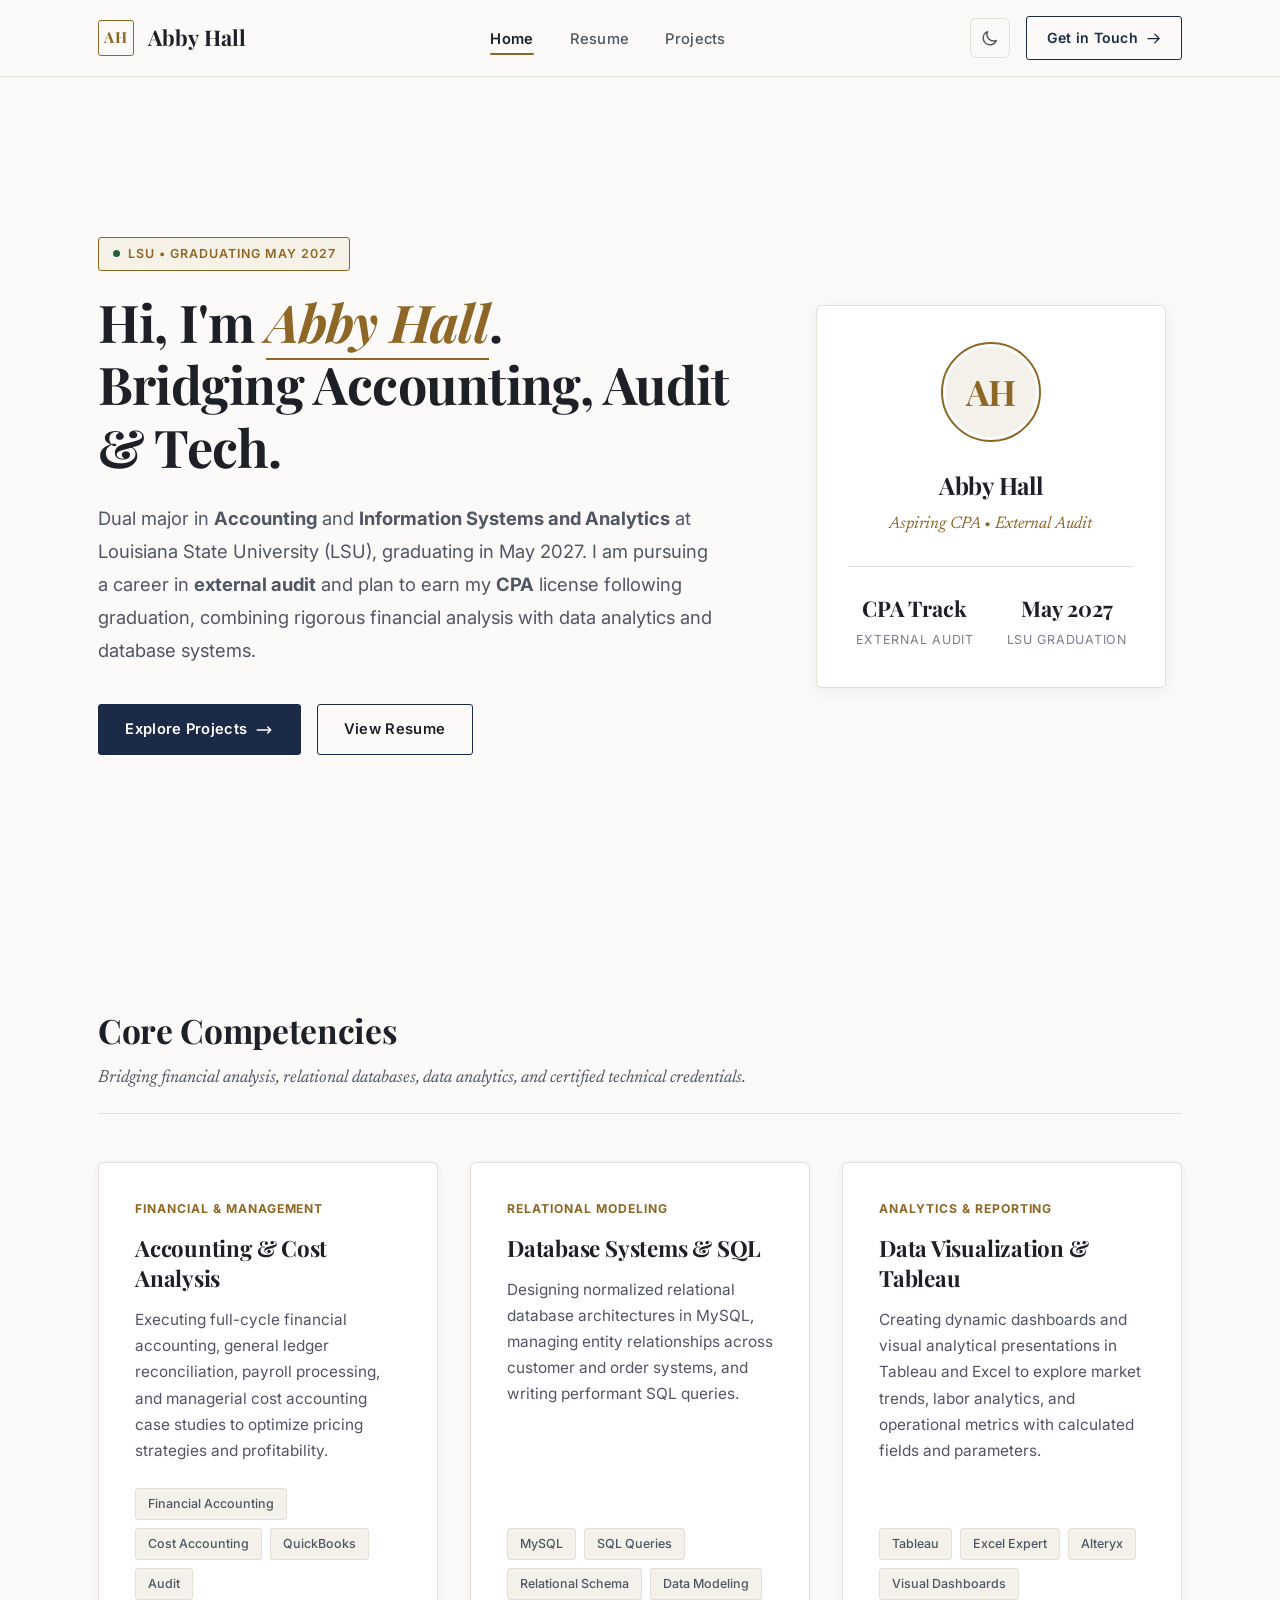
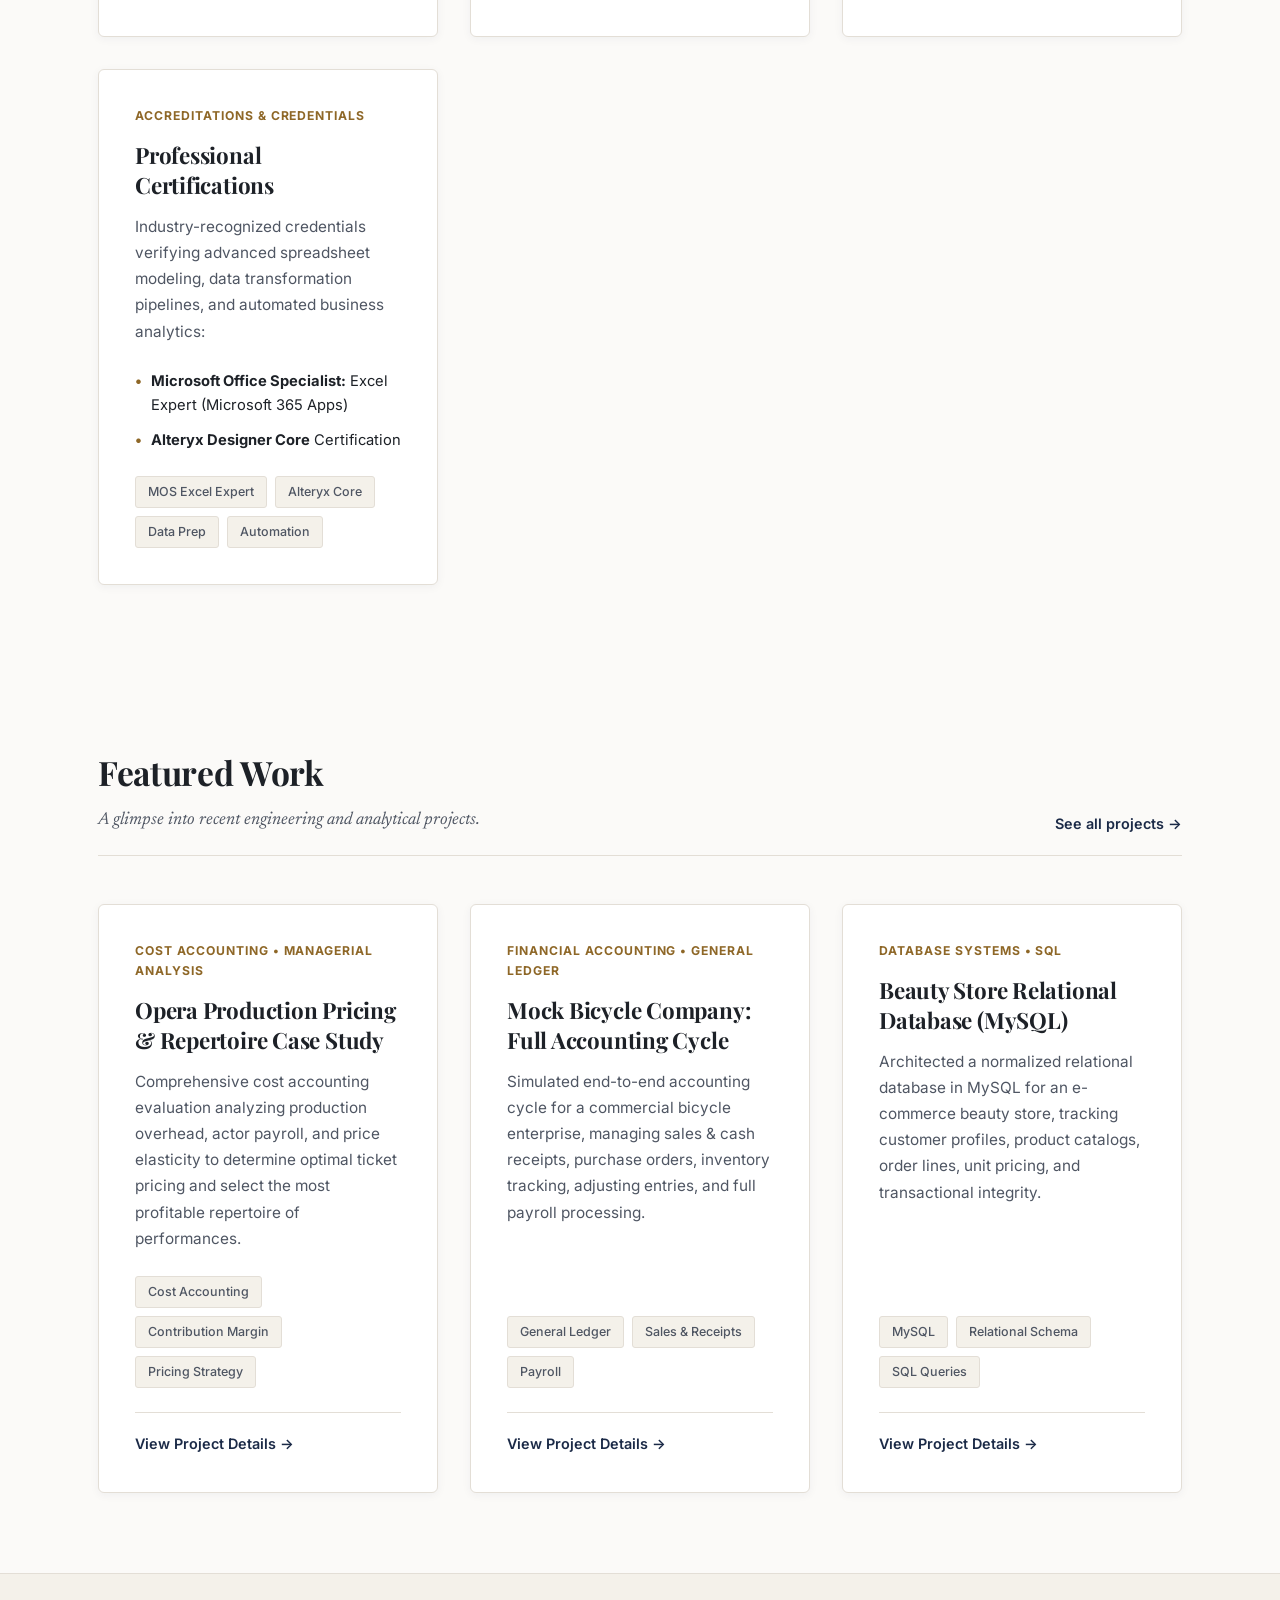
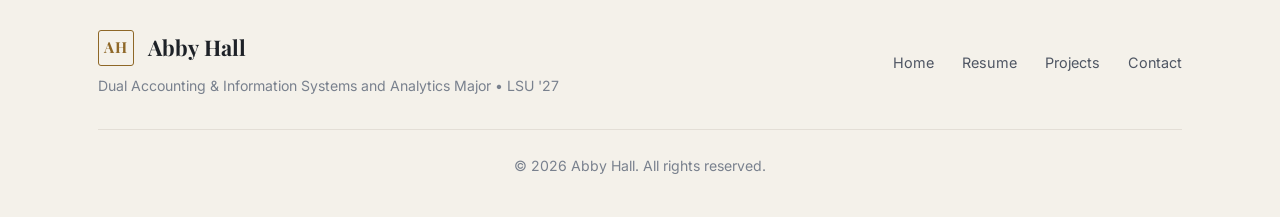
<file: index.html>
<!DOCTYPE html>
<html lang="en">

<head>
  <meta charset="UTF-8">
  <meta name="viewport" content="width=device-width, initial-scale=1.0">
  <meta name="description"
    content="Abby Hall - Dual Accounting and Information Systems and Analytics major at LSU graduating May 2027. Pursuing a career in external audit and planning to earn CPA licensure upon graduation.">
  <title>Abby Hall | Accounting & Information Systems and Analytics | LSU</title>
  <link rel="stylesheet" href="style.css?v=2">
  <script src="theme.js?v=2"></script>
</head>

<body>

  <!-- Navigation Header -->
  <header class="navbar" id="main-nav">
    <div class="container nav-container">
      <a href="index.html" class="logo" id="nav-brand">
        <div class="logo-badge">AH</div>
        <span>Abby Hall</span>
      </a>
      <ul class="nav-links" id="desktop-nav-links">
        <li><a href="index.html" class="nav-link active" id="nav-home">Home</a></li>
        <li><a href="resume.html" class="nav-link" id="nav-resume">Resume</a></li>
        <li><a href="project.html" class="nav-link" id="nav-projects">Projects</a></li>
      </ul>
      <div class="nav-actions">
        <button id="theme-toggle" class="theme-toggle" aria-label="Toggle light and dark theme" title="Toggle theme">
          <svg class="sun-icon" width="18" height="18" fill="none" stroke="currentColor" viewBox="0 0 24 24">
            <circle cx="12" cy="12" r="5" stroke-width="2"/>
            <path stroke-linecap="round" stroke-width="2" d="M12 1v2m0 18v2M4.22 4.22l1.42 1.42m12.72 12.72l1.42 1.42M1 12h2m18 0h2M4.22 19.78l1.42-1.42M18.36 5.64l1.42-1.42"/>
          </svg>
          <svg class="moon-icon" width="18" height="18" fill="none" stroke="currentColor" viewBox="0 0 24 24">
            <path stroke-linecap="round" stroke-linejoin="round" stroke-width="2" d="M20.354 15.354A9 9 0 018.646 3.646 9.003 9.003 0 0012 21a9.003 9.003 0 008.354-5.646z"/>
          </svg>
        </button>
        <a href="mailto:abbymh05@gmail.com" class="nav-cta" id="nav-contact-btn">
          <span>Get in Touch</span>
          <svg width="15" height="15" fill="none" stroke="currentColor" viewBox="0 0 24 24">
            <path stroke-linecap="round" stroke-linejoin="round" stroke-width="2" d="M14 5l7 7m0 0l-7 7m7-7H3" />
          </svg>
        </a>
      </div>
    </div>
  </header>

  <!-- Main Content -->
  <main>
    <!-- Hero Section -->
    <section class="section" id="hero">
      <div class="container">
        <div class="hero-section">
          <div class="hero-content">
            <div class="badge" id="hero-badge">
              <span class="status-dot"></span>
              <span>LSU &bull; Graduating May 2027</span>
            </div>
            <h1 class="hero-title">
              Hi, I'm <span class="hero-highlight">Abby Hall</span>.<br>
              Bridging Accounting, Audit & Tech.
            </h1>
            <p class="hero-description">
              Dual major in <strong>Accounting</strong> and <strong>Information Systems and Analytics</strong> at
              Louisiana State University (LSU), graduating in May 2027. I am pursuing a career in
              <strong>external audit</strong> and plan to earn my <strong>CPA</strong> license following graduation,
              combining rigorous financial analysis with data analytics and database systems.
            </p>
            <div class="btn-group">
              <a href="project.html" class="btn btn-primary" id="hero-cta-projects">
                <span>Explore Projects</span>
                <svg width="18" height="18" fill="none" stroke="currentColor" viewBox="0 0 24 24">
                  <path stroke-linecap="round" stroke-linejoin="round" stroke-width="2" d="M17 8l4 4m0 0l-4 4m4-4H3" />
                </svg>
              </a>
              <a href="resume.html" class="btn btn-secondary" id="hero-cta-resume">
                <span>View Resume</span>
              </a>
            </div>
          </div>

          <div class="hero-visual">
            <div class="profile-card" id="profile-card">
              <div class="avatar-wrapper">
                <div class="avatar-placeholder">AH</div>
              </div>
              <div class="profile-info">
                <h2 class="profile-name">Abby Hall</h2>
                <p class="profile-role">Aspiring CPA &bull; External Audit</p>
                <div class="quick-stats">
                  <div class="stat-item">
                    <div class="stat-number">CPA Track</div>
                    <div class="stat-label">External Audit</div>
                  </div>
                  <div class="stat-item">
                    <div class="stat-number">May 2027</div>
                    <div class="stat-label">LSU Graduation</div>
                  </div>
                </div>
              </div>
            </div>
          </div>
        </div>
      </div>
    </section>

    <!-- Core Focus Areas -->
    <section class="section" id="focus-areas" style="background: rgba(255, 255, 255, 0.01);">
      <div class="container">
        <div class="section-header">
          <div>
            <h2 class="section-title">Core Competencies</h2>
            <p class="section-subtitle">Bridging financial analysis, relational databases, data analytics, and certified technical credentials.</p>
          </div>
        </div>

        <div class="cards-grid">
          <!-- Card 1 -->
          <div class="card" id="card-accounting">
            <span class="card-tag">Financial & Management</span>
            <h3 class="card-title">Accounting & Cost Analysis</h3>
            <p class="card-text">
              Executing full-cycle financial accounting, general ledger reconciliation, payroll processing, and
              managerial cost accounting case studies to optimize pricing strategies and profitability.
            </p>
            <div class="tech-tags">
              <span class="tag-pill">Financial Accounting</span>
              <span class="tag-pill">Cost Accounting</span>
              <span class="tag-pill">QuickBooks</span>
              <span class="tag-pill">Audit</span>
            </div>
          </div>

          <!-- Card 2 -->
          <div class="card" id="card-data">
            <span class="card-tag">Relational Modeling</span>
            <h3 class="card-title">Database Systems & SQL</h3>
            <p class="card-text">
              Designing normalized relational database architectures in MySQL, managing entity relationships across
              customer and order systems, and writing performant SQL queries.
            </p>
            <div class="tech-tags">
              <span class="tag-pill">MySQL</span>
              <span class="tag-pill">SQL Queries</span>
              <span class="tag-pill">Relational Schema</span>
              <span class="tag-pill">Data Modeling</span>
            </div>
          </div>

          <!-- Card 3 -->
          <div class="card" id="card-analytics">
            <span class="card-tag">Analytics & Reporting</span>
            <h3 class="card-title">Data Visualization & Tableau</h3>
            <p class="card-text">
              Creating dynamic dashboards and visual analytical presentations in Tableau and Excel to explore market
              trends, labor analytics, and operational metrics with calculated fields and parameters.
            </p>
            <div class="tech-tags">
              <span class="tag-pill">Tableau</span>
              <span class="tag-pill">Excel Expert</span>
              <span class="tag-pill">Alteryx</span>
              <span class="tag-pill">Visual Dashboards</span>
            </div>
          </div>

          <!-- Card 4: Professional Certifications -->
          <div class="card" id="card-certifications">
            <span class="card-tag">Accreditations & Credentials</span>
            <h3 class="card-title">Professional Certifications</h3>
            <p class="card-text">
              Industry-recognized credentials verifying advanced spreadsheet modeling, data transformation pipelines, and automated business analytics:
            </p>
            <ul style="list-style: none; margin-bottom: 1.5rem; display: flex; flex-direction: column; gap: 0.65rem; font-size: 0.92rem; color: var(--text-main);">
              <li style="display: flex; gap: 0.55rem; align-items: flex-start;">
                <span style="color: var(--accent); font-weight: bold;">&bull;</span>
                <span><strong>Microsoft Office Specialist:</strong> Excel Expert (Microsoft 365 Apps)</span>
              </li>
              <li style="display: flex; gap: 0.55rem; align-items: flex-start;">
                <span style="color: var(--accent); font-weight: bold;">&bull;</span>
                <span><strong>Alteryx Designer Core</strong> Certification</span>
              </li>
            </ul>
            <div class="tech-tags">
              <span class="tag-pill">MOS Excel Expert</span>
              <span class="tag-pill">Alteryx Core</span>
              <span class="tag-pill">Data Prep</span>
              <span class="tag-pill">Automation</span>
            </div>
          </div>
        </div>
      </div>
    </section>

    <!-- Featured Projects Preview -->
    <section class="section" id="featured-preview">
      <div class="container">
        <div class="section-header">
          <div>
            <h2 class="section-title">Featured Work</h2>
            <p class="section-subtitle">A glimpse into recent engineering and analytical projects.</p>
          </div>
          <a href="project.html" class="card-link" id="link-all-projects">
            See all projects &rarr;
          </a>
        </div>

        <div class="cards-grid">
          <!-- Featured Project 1: Cost Accounting Case Study -->
          <div class="card" id="feat-project-1">
            <span class="card-tag">Cost Accounting &bull; Managerial Analysis</span>
            <h3 class="card-title">Opera Production Pricing & Repertoire Case Study</h3>
            <p class="card-text">
              Comprehensive cost accounting evaluation analyzing production overhead, actor payroll, and price
              elasticity to determine optimal ticket pricing and select the most profitable repertoire of performances.
            </p>
            <div class="tech-tags">
              <span class="tag-pill">Cost Accounting</span>
              <span class="tag-pill">Contribution Margin</span>
              <span class="tag-pill">Pricing Strategy</span>
            </div>
            <div class="card-footer">
              <a href="project.html" class="card-link">View Project Details &rarr;</a>
            </div>
          </div>

          <!-- Featured Project 2: Mock Bicycle Accounting Cycle -->
          <div class="card" id="feat-project-2">
            <span class="card-tag">Financial Accounting &bull; General Ledger</span>
            <h3 class="card-title">Mock Bicycle Company: Full Accounting Cycle</h3>
            <p class="card-text">
              Simulated end-to-end accounting cycle for a commercial bicycle enterprise, managing sales & cash receipts,
              purchase orders, inventory tracking, adjusting entries, and full payroll processing.
            </p>
            <div class="tech-tags">
              <span class="tag-pill">General Ledger</span>
              <span class="tag-pill">Sales & Receipts</span>
              <span class="tag-pill">Payroll</span>
            </div>
            <div class="card-footer">
              <a href="project.html" class="card-link">View Project Details &rarr;</a>
            </div>
          </div>

          <!-- Featured Project 3: Beauty Store Database (MySQL) -->
          <div class="card" id="feat-project-3">
            <span class="card-tag">Database Systems &bull; SQL</span>
            <h3 class="card-title">Beauty Store Relational Database (MySQL)</h3>
            <p class="card-text">
              Architected a normalized relational database in MySQL for an e-commerce beauty store, tracking customer
              profiles, product catalogs, order lines, unit pricing, and transactional integrity.
            </p>
            <div class="tech-tags">
              <span class="tag-pill">MySQL</span>
              <span class="tag-pill">Relational Schema</span>
              <span class="tag-pill">SQL Queries</span>
            </div>
            <div class="card-footer">
              <a href="project.html" class="card-link">View Project Details &rarr;</a>
            </div>
          </div>
        </div>
      </div>
    </section>
  </main>

  <!-- Footer -->
  <footer class="footer" id="main-footer">
    <div class="container">
      <div class="footer-inner">
        <div>
          <div class="logo">
            <div class="logo-badge">AH</div>
            <span>Abby Hall</span>
          </div>
          <p class="footer-copy" style="margin-top: 0.5rem;">
            Dual Accounting & Information Systems and Analytics Major &bull; LSU '27
          </p>
        </div>

        <div class="footer-links">
          <a href="index.html" class="footer-link">Home</a>
          <a href="resume.html" class="footer-link">Resume</a>
          <a href="project.html" class="footer-link">Projects</a>
          <a href="mailto:abbymh05@gmail.com" class="footer-link">Contact</a>
        </div>
      </div>
      <p class="footer-copy" style="margin-top: 1.5rem; text-align: center;">
        &copy; 2026 Abby Hall. All rights reserved.
      </p>
    </div>
  </footer>

</body>

</html>
</file>
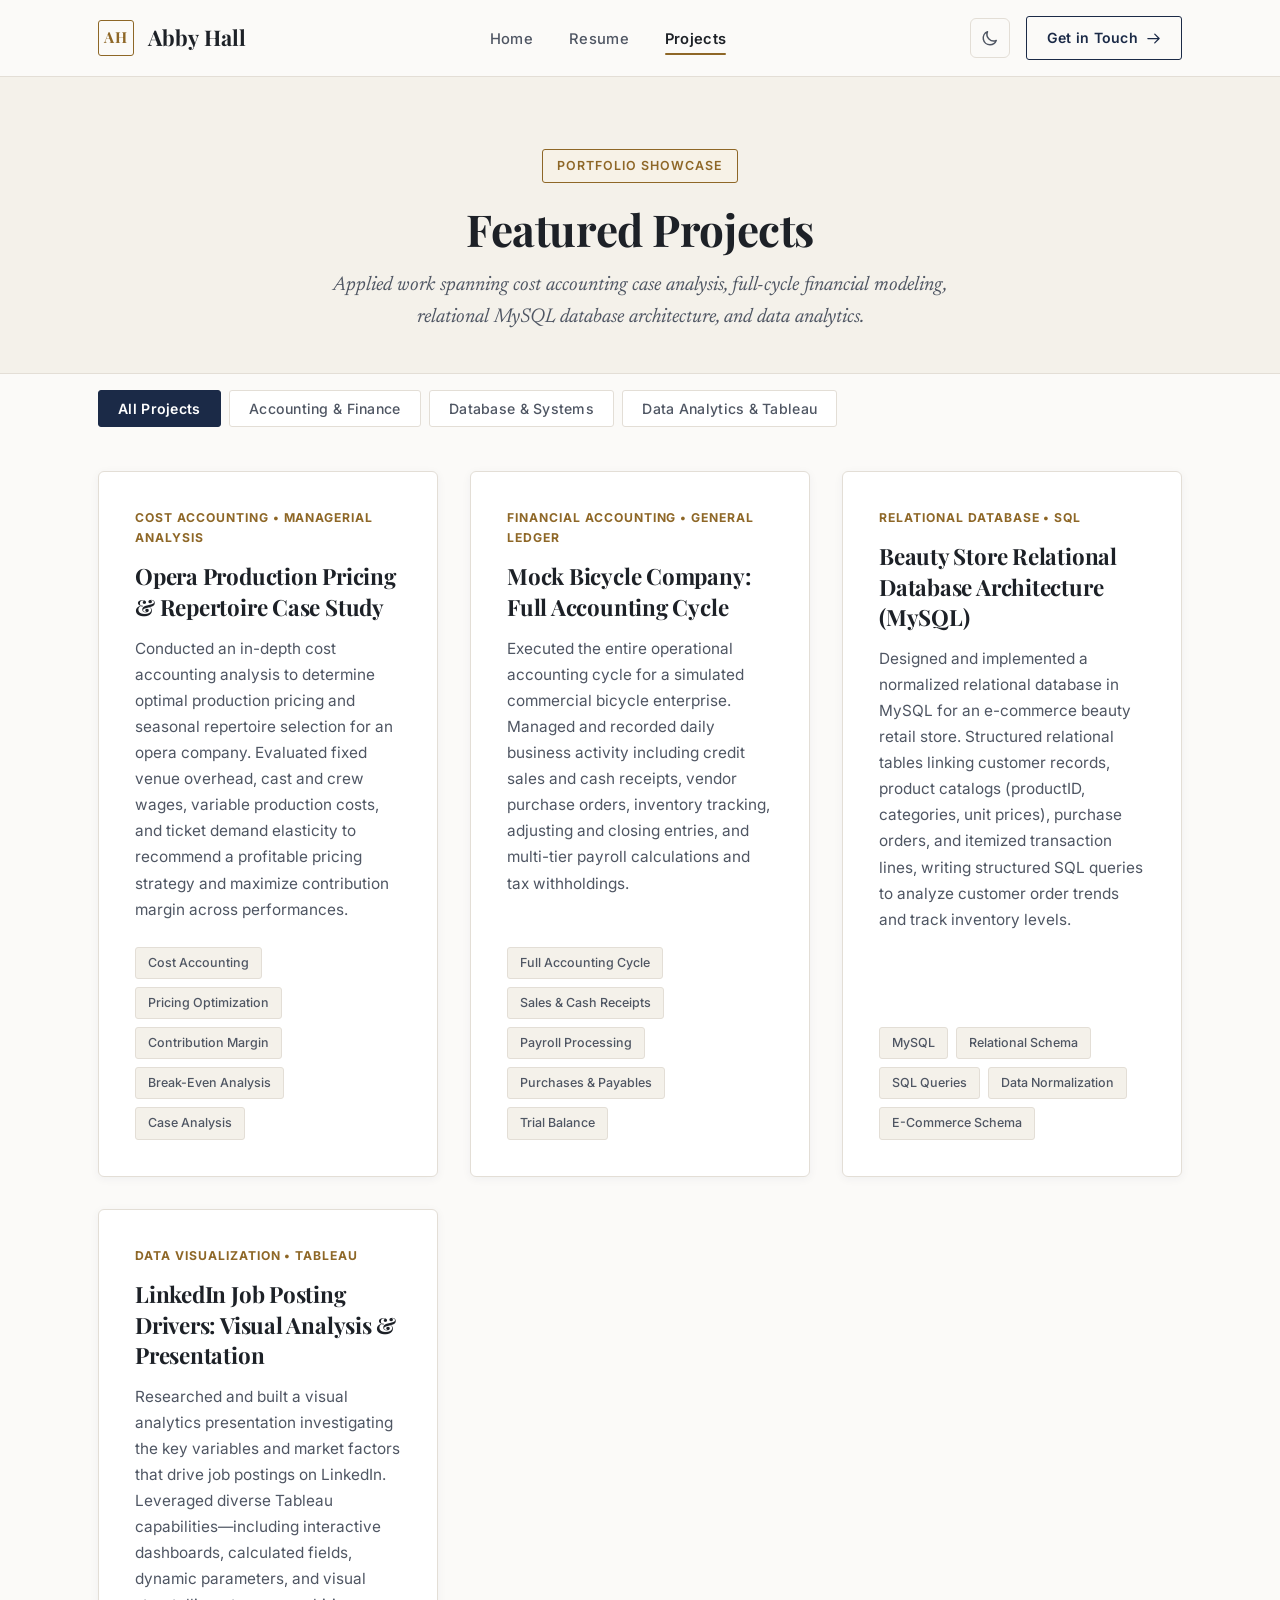
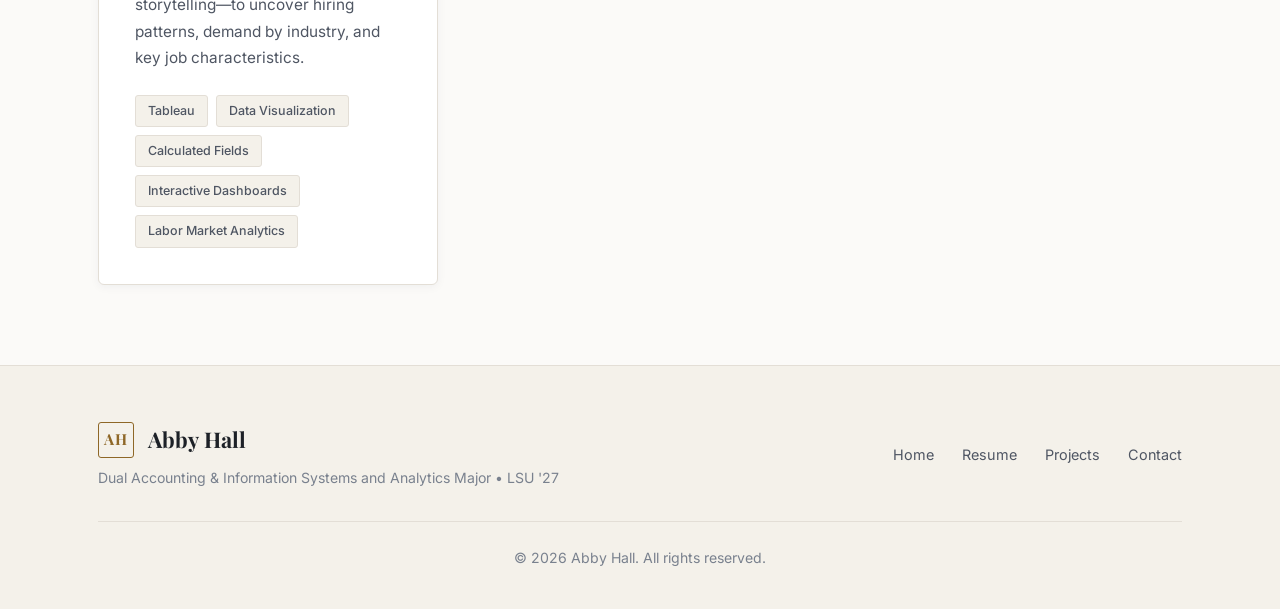
<file: project.html>
<!DOCTYPE html>
<html lang="en">
<head>
  <meta charset="UTF-8">
  <meta name="viewport" content="width=device-width, initial-scale=1.0">
  <meta name="description" content="Abby Hall - Portfolio Projects in Cost Accounting, Financial Accounting Cycles, MySQL Relational Databases, and Predictive Data Analytics.">
  <title>Projects | Abby Hall</title>
  <link rel="stylesheet" href="style.css?v=2">
  <script src="theme.js?v=2"></script>
</head>
<body>

  <!-- Navigation Header -->
  <header class="navbar" id="main-nav">
    <div class="container nav-container">
      <a href="index.html" class="logo" id="nav-brand">
        <div class="logo-badge">AH</div>
        <span>Abby Hall</span>
      </a>
      <ul class="nav-links" id="desktop-nav-links">
        <li><a href="index.html" class="nav-link" id="nav-home">Home</a></li>
        <li><a href="resume.html" class="nav-link" id="nav-resume">Resume</a></li>
        <li><a href="project.html" class="nav-link active" id="nav-projects">Projects</a></li>
      </ul>
      <div class="nav-actions">
        <button id="theme-toggle" class="theme-toggle" aria-label="Toggle light and dark theme" title="Toggle theme">
          <svg class="sun-icon" width="18" height="18" fill="none" stroke="currentColor" viewBox="0 0 24 24">
            <circle cx="12" cy="12" r="5" stroke-width="2"/>
            <path stroke-linecap="round" stroke-width="2" d="M12 1v2m0 18v2M4.22 4.22l1.42 1.42m12.72 12.72l1.42 1.42M1 12h2m18 0h2M4.22 19.78l1.42-1.42M18.36 5.64l1.42-1.42"/>
          </svg>
          <svg class="moon-icon" width="18" height="18" fill="none" stroke="currentColor" viewBox="0 0 24 24">
            <path stroke-linecap="round" stroke-linejoin="round" stroke-width="2" d="M20.354 15.354A9 9 0 018.646 3.646 9.003 9.003 0 0012 21a9.003 9.003 0 008.354-5.646z"/>
          </svg>
        </button>
        <a href="mailto:abbymh05@gmail.com" class="nav-cta" id="nav-contact-btn">
          <span>Get in Touch</span>
          <svg width="15" height="15" fill="none" stroke="currentColor" viewBox="0 0 24 24">
            <path stroke-linecap="round" stroke-linejoin="round" stroke-width="2" d="M14 5l7 7m0 0l-7 7m7-7H3"/>
          </svg>
        </a>
      </div>
    </div>
  </header>

  <!-- Main Content -->
  <main>
    <!-- Page Header -->
    <section class="page-header" id="projects-header">
      <div class="container">
        <div class="badge">
          <span>Portfolio Showcase</span>
        </div>
        <h1 class="page-title">Featured Projects</h1>
        <p class="page-subtitle">
          Applied work spanning cost accounting case analysis, full-cycle financial modeling, relational MySQL database architecture, and data analytics.
        </p>
      </div>
    </section>

    <!-- Projects Section with Filter -->
    <section class="section" id="projects-grid-section" style="padding-top: 1rem;">
      <div class="container">
        
        <!-- Filter Tabs -->
        <div class="filter-tabs" id="project-filter-tabs">
          <button class="filter-btn active" data-filter="all">All Projects</button>
          <button class="filter-btn" data-filter="accounting">Accounting & Finance</button>
          <button class="filter-btn" data-filter="database">Database & Systems</button>
          <button class="filter-btn" data-filter="analytics">Data Analytics & Tableau</button>
        </div>

        <!-- Grid of Project Cards -->
        <div class="cards-grid" id="projects-container">
          
          <!-- Project 1: Cost Accounting Opera Case Study -->
          <article class="card project-item" data-category="accounting" id="project-opera-cost-accounting">
            <span class="card-tag">Cost Accounting &bull; Managerial Analysis</span>
            <h2 class="card-title">Opera Production Pricing & Repertoire Case Study</h2>
            <p class="card-text">
              Conducted an in-depth cost accounting analysis to determine optimal production pricing and seasonal repertoire selection for an opera company. Evaluated fixed venue overhead, cast and crew wages, variable production costs, and ticket demand elasticity to recommend a profitable pricing strategy and maximize contribution margin across performances.
            </p>
            <div class="tech-tags">
              <span class="tag-pill">Cost Accounting</span>
              <span class="tag-pill">Pricing Optimization</span>
              <span class="tag-pill">Contribution Margin</span>
              <span class="tag-pill">Break-Even Analysis</span>
              <span class="tag-pill">Case Analysis</span>
            </div>
          </article>

          <!-- Project 2: Mock Bicycle Company Accounting Cycle -->
          <article class="card project-item" data-category="accounting" id="project-bicycle-accounting-cycle">
            <span class="card-tag">Financial Accounting &bull; General Ledger</span>
            <h2 class="card-title">Mock Bicycle Company: Full Accounting Cycle</h2>
            <p class="card-text">
              Executed the entire operational accounting cycle for a simulated commercial bicycle enterprise. Managed and recorded daily business activity including credit sales and cash receipts, vendor purchase orders, inventory tracking, adjusting and closing entries, and multi-tier payroll calculations and tax withholdings.
            </p>
            <div class="tech-tags">
              <span class="tag-pill">Full Accounting Cycle</span>
              <span class="tag-pill">Sales & Cash Receipts</span>
              <span class="tag-pill">Payroll Processing</span>
              <span class="tag-pill">Purchases & Payables</span>
              <span class="tag-pill">Trial Balance</span>
            </div>
          </article>

          <!-- Project 3: Beauty Store Database (MySQL) -->
          <article class="card project-item" data-category="database" id="project-beauty-store-database">
            <span class="card-tag">Relational Database &bull; SQL</span>
            <h2 class="card-title">Beauty Store Relational Database Architecture (MySQL)</h2>
            <p class="card-text">
              Designed and implemented a normalized relational database in MySQL for an e-commerce beauty retail store. Structured relational tables linking customer records, product catalogs (productID, categories, unit prices), purchase orders, and itemized transaction lines, writing structured SQL queries to analyze customer order trends and track inventory levels.
            </p>
            <div class="tech-tags">
              <span class="tag-pill">MySQL</span>
              <span class="tag-pill">Relational Schema</span>
              <span class="tag-pill">SQL Queries</span>
              <span class="tag-pill">Data Normalization</span>
              <span class="tag-pill">E-Commerce Schema</span>
            </div>
          </article>

          <!-- Project 4: LinkedIn Job Postings Driver Analysis (Tableau) -->
          <article class="card project-item" data-category="analytics" id="project-linkedin-tableau">
            <span class="card-tag">Data Visualization &bull; Tableau</span>
            <h2 class="card-title">LinkedIn Job Posting Drivers: Visual Analysis & Presentation</h2>
            <p class="card-text">
              Researched and built a visual analytics presentation investigating the key variables and market factors that drive job postings on LinkedIn. Leveraged diverse Tableau capabilities—including interactive dashboards, calculated fields, dynamic parameters, and visual storytelling—to uncover hiring patterns, demand by industry, and key job characteristics.
            </p>
            <div class="tech-tags">
              <span class="tag-pill">Tableau</span>
              <span class="tag-pill">Data Visualization</span>
              <span class="tag-pill">Calculated Fields</span>
              <span class="tag-pill">Interactive Dashboards</span>
              <span class="tag-pill">Labor Market Analytics</span>
            </div>
          </article>
        </div>
      </div>
    </section>
  </main>

  <!-- Footer -->
  <footer class="footer" id="main-footer">
    <div class="container">
      <div class="footer-inner">
        <div>
          <div class="logo">
            <div class="logo-badge">AH</div>
            <span>Abby Hall</span>
          </div>
          <p class="footer-copy" style="margin-top: 0.5rem;">
            Dual Accounting & Information Systems and Analytics Major &bull; LSU '27
          </p>
        </div>

        <div class="footer-links">
          <a href="index.html" class="footer-link">Home</a>
          <a href="resume.html" class="footer-link">Resume</a>
          <a href="project.html" class="footer-link">Projects</a>
          <a href="mailto:abbymh05@gmail.com" class="footer-link">Contact</a>
        </div>
      </div>
      <p class="footer-copy" style="margin-top: 1.5rem; text-align: center;">
        &copy; 2026 Abby Hall. All rights reserved.
      </p>
    </div>
  </footer>

  <!-- Vanilla JS for dynamic project filtering -->
  <script>
    document.addEventListener('DOMContentLoaded', () => {
      const filterBtns = document.querySelectorAll('.filter-btn');
      const projectItems = document.querySelectorAll('.project-item');

      filterBtns.forEach(btn => {
        btn.addEventListener('click', () => {
          filterBtns.forEach(b => b.classList.remove('active'));
          btn.classList.add('active');

          const filter = btn.getAttribute('data-filter');

          projectItems.forEach(item => {
            const category = item.getAttribute('data-category');
            if (filter === 'all' || category === filter) {
              item.style.display = 'flex';
            } else {
              item.style.display = 'none';
            }
          });
        });
      });
    });
  </script>

</body>
</html>
</file>
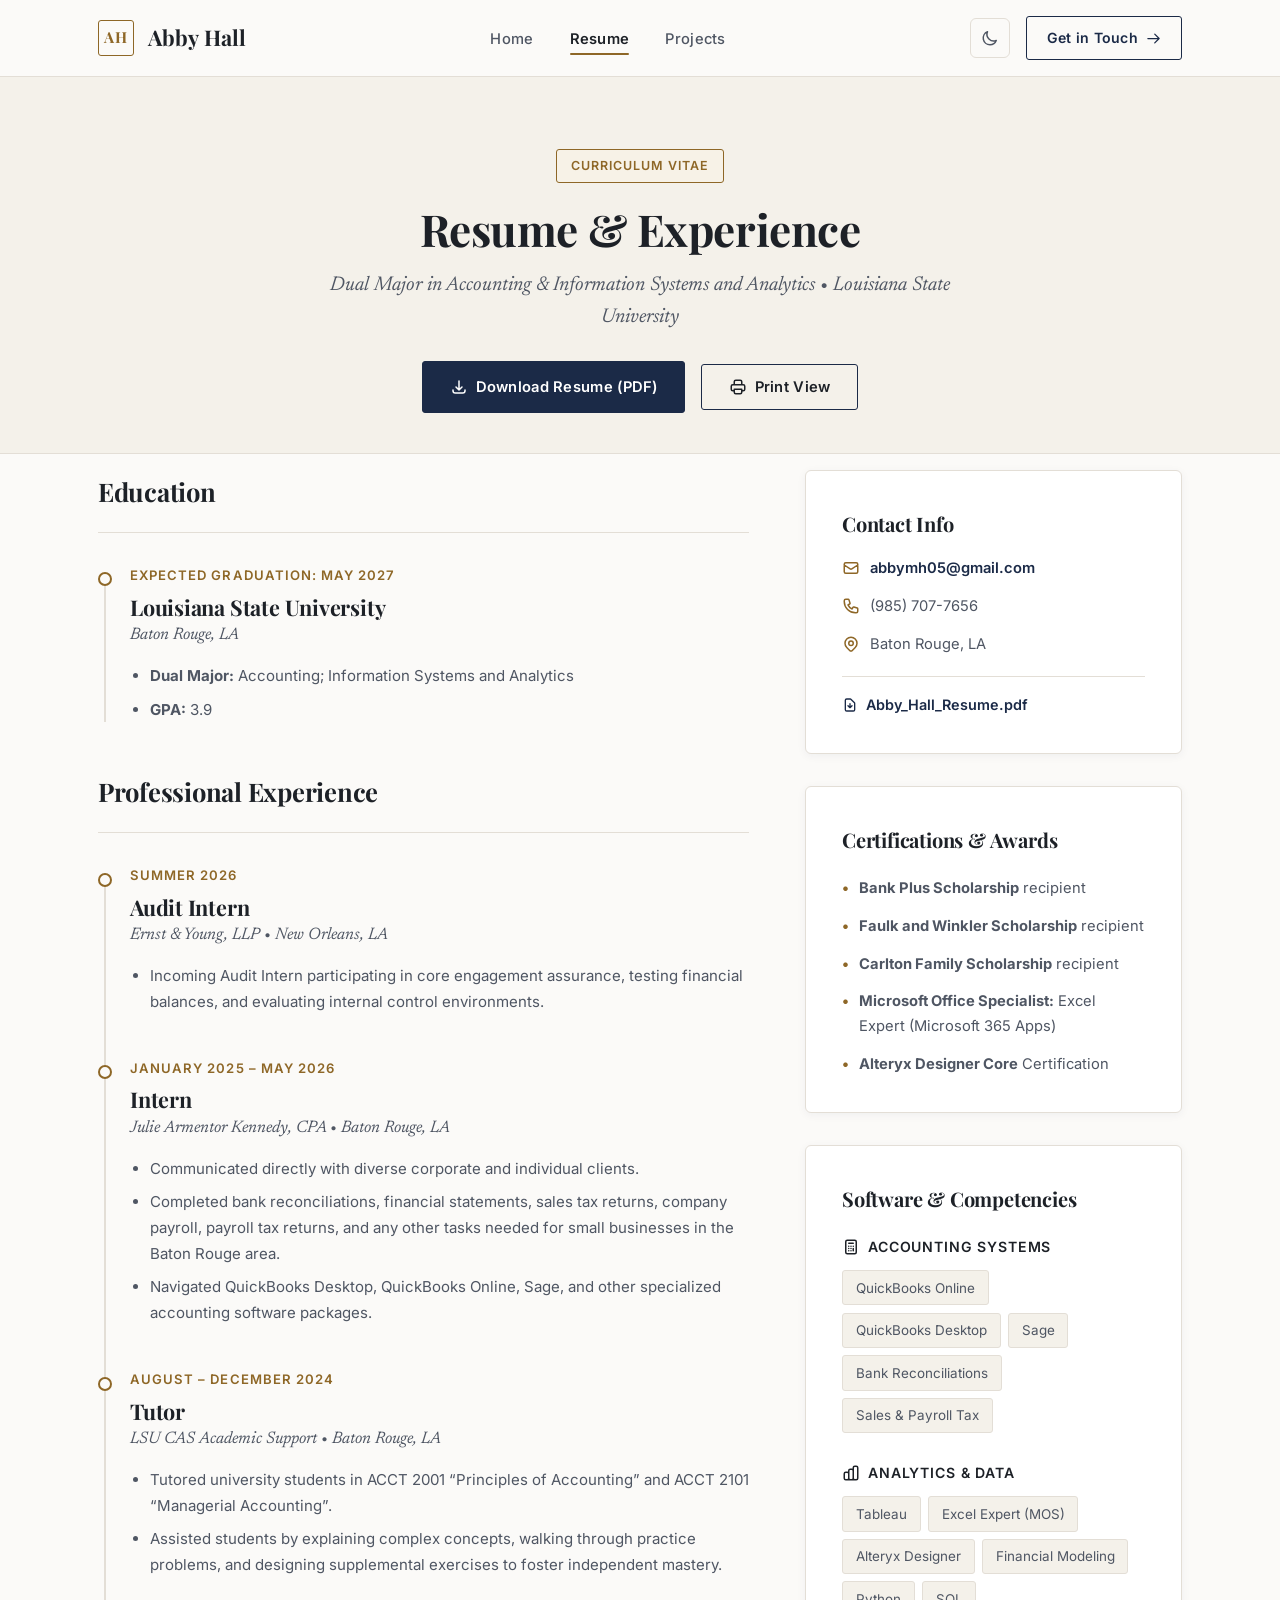
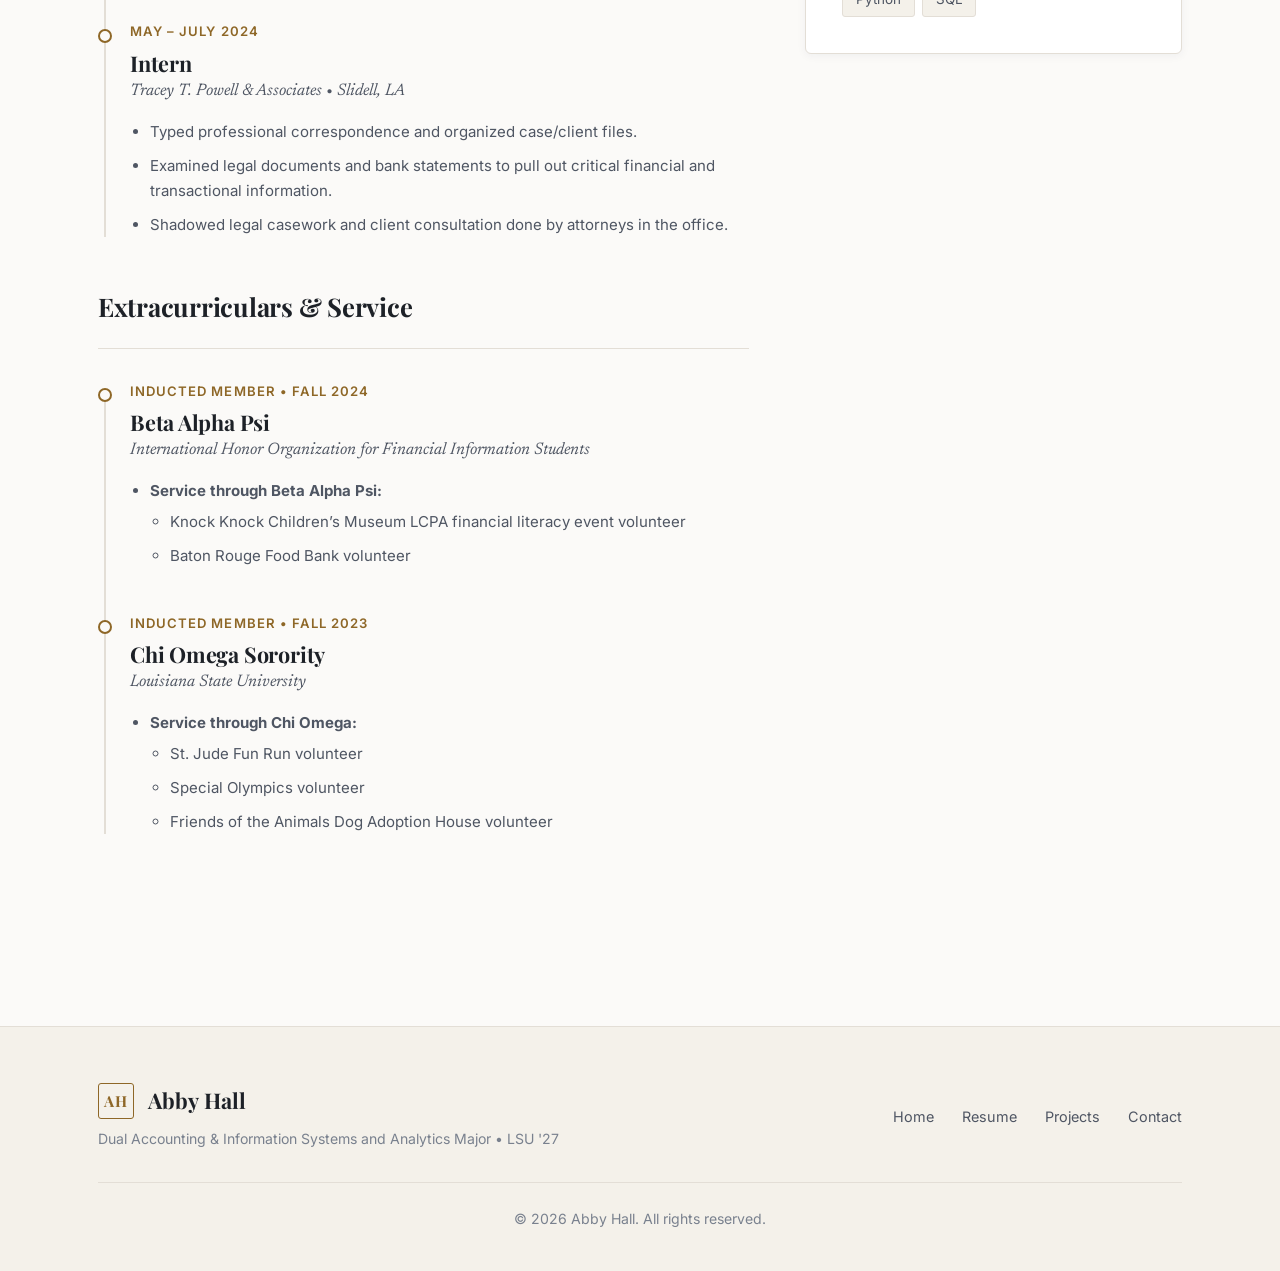
<file: resume.html>
<!DOCTYPE html>
<html lang="en">
<head>
  <meta charset="UTF-8">
  <meta name="viewport" content="width=device-width, initial-scale=1.0">
  <meta name="description" content="Abby Hall - Resume. Dual Major in Accounting and Information Systems and Analytics at LSU (GPA 3.9, May 2027). Experience with EY, Julie Armentor Kennedy CPA, LSU CAS Tutoring, and Tracey T. Powell & Associates.">
  <title>Resume | Abby Hall</title>
  <link rel="stylesheet" href="style.css?v=2">
  <script src="theme.js?v=2"></script>
</head>
<body>

  <!-- Navigation Header -->
  <header class="navbar" id="main-nav">
    <div class="container nav-container">
      <a href="index.html" class="logo" id="nav-brand">
        <div class="logo-badge">AH</div>
        <span>Abby Hall</span>
      </a>
      <ul class="nav-links" id="desktop-nav-links">
        <li><a href="index.html" class="nav-link" id="nav-home">Home</a></li>
        <li><a href="resume.html" class="nav-link active" id="nav-resume">Resume</a></li>
        <li><a href="project.html" class="nav-link" id="nav-projects">Projects</a></li>
      </ul>
      <div class="nav-actions">
        <button id="theme-toggle" class="theme-toggle" aria-label="Toggle light and dark theme" title="Toggle theme">
          <svg class="sun-icon" width="18" height="18" fill="none" stroke="currentColor" viewBox="0 0 24 24">
            <circle cx="12" cy="12" r="5" stroke-width="2"/>
            <path stroke-linecap="round" stroke-width="2" d="M12 1v2m0 18v2M4.22 4.22l1.42 1.42m12.72 12.72l1.42 1.42M1 12h2m18 0h2M4.22 19.78l1.42-1.42M18.36 5.64l1.42-1.42"/>
          </svg>
          <svg class="moon-icon" width="18" height="18" fill="none" stroke="currentColor" viewBox="0 0 24 24">
            <path stroke-linecap="round" stroke-linejoin="round" stroke-width="2" d="M20.354 15.354A9 9 0 018.646 3.646 9.003 9.003 0 0012 21a9.003 9.003 0 008.354-5.646z"/>
          </svg>
        </button>
        <a href="mailto:abbymh05@gmail.com" class="nav-cta" id="nav-contact-btn">
          <span>Get in Touch</span>
          <svg width="15" height="15" fill="none" stroke="currentColor" viewBox="0 0 24 24">
            <path stroke-linecap="round" stroke-linejoin="round" stroke-width="2" d="M14 5l7 7m0 0l-7 7m7-7H3"/>
          </svg>
        </a>
      </div>
    </div>
  </header>

  <!-- Main Content -->
  <main>
    <!-- Page Header -->
    <section class="page-header" id="resume-header">
      <div class="container">
        <div class="badge">
          <span>Curriculum Vitae</span>
        </div>
        <h1 class="page-title">Resume & Experience</h1>
        <p class="page-subtitle">
          Dual Major in Accounting & Information Systems and Analytics &bull; Louisiana State University
        </p>

        <!-- Action / Download Buttons -->
        <div class="btn-group" style="justify-content: center; margin-top: 1.75rem;">
          <a href="Abby_Hall_Resume.pdf" download="Abby_Hall_Resume.pdf" class="btn btn-primary" id="btn-download-pdf">
            <svg width="18" height="18" fill="none" stroke="currentColor" viewBox="0 0 24 24">
              <path stroke-linecap="round" stroke-linejoin="round" stroke-width="2" d="M4 16v1a3 3 0 003 3h10a3 3 0 003-3v-1m-4-4l-4 4m0 0l-4-4m4 4V4"/>
            </svg>
            <span>Download Resume (PDF)</span>
          </a>
          <button class="btn btn-secondary" onclick="window.print()" id="btn-print-resume">
            <svg width="18" height="18" fill="none" stroke="currentColor" viewBox="0 0 24 24">
              <path stroke-linecap="round" stroke-linejoin="round" stroke-width="2" d="M17 17h2a2 2 0 002-2v-4a2 2 0 00-2-2H5a2 2 0 00-2 2v4a2 2 0 002 2h2m2 4h6a2 2 0 002-2v-4H7v4a2 2 0 002 2zm8-12V5a2 2 0 00-2-2H9a2 2 0 00-2 2v4h10z"/>
            </svg>
            <span>Print View</span>
          </button>
        </div>
      </div>
    </section>

    <!-- Resume Content Grid -->
    <section class="section" id="resume-details" style="padding-top: 1rem;">
      <div class="container">
        <div class="resume-container">
          
          <!-- Left Column: Main Timeline (Education, Experience, Extracurriculars) -->
          <div class="resume-main">
            
            <!-- Education Section -->
            <div class="section-header" style="margin-bottom: 2rem;">
              <h2 class="section-title" style="font-size: 1.6rem;">Education</h2>
            </div>
            
            <div class="timeline" id="education-timeline">
              <div class="timeline-item">
                <div class="timeline-dot"></div>
                <div class="timeline-date">Expected Graduation: May 2027</div>
                <h3 class="timeline-title">Louisiana State University</h3>
                <div class="timeline-company">Baton Rouge, LA</div>
                <ul class="timeline-desc">
                  <li><strong>Dual Major:</strong> Accounting; Information Systems and Analytics</li>
                  <li><strong>GPA:</strong> 3.9</li>
                </ul>
              </div>
            </div>

            <!-- Professional Experience Section -->
            <div class="section-header" style="margin-bottom: 2rem;">
              <h2 class="section-title" style="font-size: 1.6rem;">Professional Experience</h2>
            </div>

            <div class="timeline" id="experience-timeline">
              
              <!-- EY -->
              <div class="timeline-item">
                <div class="timeline-dot"></div>
                <div class="timeline-date">Summer 2026</div>
                <h3 class="timeline-title">Audit Intern</h3>
                <div class="timeline-company">Ernst & Young, LLP &bull; New Orleans, LA</div>
                <ul class="timeline-desc">
                  <li>Incoming Audit Intern participating in core engagement assurance, testing financial balances, and evaluating internal control environments.</li>
                </ul>
              </div>

              <!-- Julie Armentor Kennedy, CPA -->
              <div class="timeline-item">
                <div class="timeline-dot"></div>
                <div class="timeline-date">January 2025 &ndash; May 2026</div>
                <h3 class="timeline-title">Intern</h3>
                <div class="timeline-company">Julie Armentor Kennedy, CPA &bull; Baton Rouge, LA</div>
                <ul class="timeline-desc">
                  <li>Communicated directly with diverse corporate and individual clients.</li>
                  <li>Completed bank reconciliations, financial statements, sales tax returns, company payroll, payroll tax returns, and any other tasks needed for small businesses in the Baton Rouge area.</li>
                  <li>Navigated QuickBooks Desktop, QuickBooks Online, Sage, and other specialized accounting software packages.</li>
                </ul>
              </div>

              <!-- LSU CAS Academic Support -->
              <div class="timeline-item">
                <div class="timeline-dot"></div>
                <div class="timeline-date">August &ndash; December 2024</div>
                <h3 class="timeline-title">Tutor</h3>
                <div class="timeline-company">LSU CAS Academic Support &bull; Baton Rouge, LA</div>
                <ul class="timeline-desc">
                  <li>Tutored university students in ACCT 2001 “Principles of Accounting” and ACCT 2101 “Managerial Accounting”.</li>
                  <li>Assisted students by explaining complex concepts, walking through practice problems, and designing supplemental exercises to foster independent mastery.</li>
                </ul>
              </div>

              <!-- Tracey T. Powell & Associates -->
              <div class="timeline-item">
                <div class="timeline-dot"></div>
                <div class="timeline-date">May &ndash; July 2024</div>
                <h3 class="timeline-title">Intern</h3>
                <div class="timeline-company">Tracey T. Powell & Associates &bull; Slidell, LA</div>
                <ul class="timeline-desc">
                  <li>Typed professional correspondence and organized case/client files.</li>
                  <li>Examined legal documents and bank statements to pull out critical financial and transactional information.</li>
                  <li>Shadowed legal casework and client consultation done by attorneys in the office.</li>
                </ul>
              </div>

            </div>

            <!-- Extracurriculars and Service Section -->
            <div class="section-header" style="margin-bottom: 2rem;">
              <h2 class="section-title" style="font-size: 1.6rem;">Extracurriculars & Service</h2>
            </div>

            <div class="timeline" id="service-timeline">
              <!-- Beta Alpha Psi -->
              <div class="timeline-item">
                <div class="timeline-dot"></div>
                <div class="timeline-date">Inducted Member &bull; Fall 2024</div>
                <h3 class="timeline-title">Beta Alpha Psi</h3>
                <div class="timeline-company">International Honor Organization for Financial Information Students</div>
                <ul class="timeline-desc">
                  <li><strong>Service through Beta Alpha Psi:</strong>
                    <ul style="margin-top: 0.35rem;">
                      <li>Knock Knock Children’s Museum LCPA financial literacy event volunteer</li>
                      <li>Baton Rouge Food Bank volunteer</li>
                    </ul>
                  </li>
                </ul>
              </div>

              <!-- Chi Omega -->
              <div class="timeline-item">
                <div class="timeline-dot"></div>
                <div class="timeline-date">Inducted Member &bull; Fall 2023</div>
                <h3 class="timeline-title">Chi Omega Sorority</h3>
                <div class="timeline-company">Louisiana State University</div>
                <ul class="timeline-desc">
                  <li><strong>Service through Chi Omega:</strong>
                    <ul style="margin-top: 0.35rem;">
                      <li>St. Jude Fun Run volunteer</li>
                      <li>Special Olympics volunteer</li>
                      <li>Friends of the Animals Dog Adoption House volunteer</li>
                    </ul>
                  </li>
                </ul>
              </div>
            </div>

          </div>

          <!-- Right Column: Sidebar (Contact, Certifications, Skills) -->
          <div class="resume-sidebar">
            
            <!-- Direct Download & Contact Card -->
            <div class="card" style="margin-bottom: 2rem;">
              <h3 class="section-title" style="font-size: 1.25rem; margin-bottom: 1rem;">Contact Info</h3>
              <ul style="list-style: none; display: flex; flex-direction: column; gap: 0.85rem; font-size: 0.92rem;">
                <li style="display: flex; align-items: center; gap: 0.6rem; color: var(--text-secondary);">
                  <svg width="18" height="18" fill="none" stroke="currentColor" viewBox="0 0 24 24" style="color: var(--accent); flex-shrink: 0;">
                    <path stroke-linecap="round" stroke-linejoin="round" stroke-width="2" d="M3 8l7.89 5.26a2 2 0 002.22 0L21 8M5 19h14a2 2 0 002-2V7a2 2 0 00-2-2H5a2 2 0 00-2 2v10a2 2 0 002 2z"/>
                  </svg>
                  <a href="mailto:abbymh05@gmail.com" class="card-link" style="font-size: 0.92rem;">abbymh05@gmail.com</a>
                </li>
                <li style="display: flex; align-items: center; gap: 0.6rem; color: var(--text-secondary);">
                  <svg width="18" height="18" fill="none" stroke="currentColor" viewBox="0 0 24 24" style="color: var(--accent); flex-shrink: 0;">
                    <path stroke-linecap="round" stroke-linejoin="round" stroke-width="2" d="M3 5a2 2 0 012-2h3.28a1 1 0 01.948.684l1.498 4.493a1 1 0 01-.502 1.21l-2.257 1.13a11.042 11.042 0 005.516 5.516l1.13-2.257a1 1 0 011.21-.502l4.493 1.498a1 1 0 01.684.949V19a2 2 0 01-2 2h-1C9.716 21 3 14.284 3 6V5z"/>
                  </svg>
                  <span>(985) 707-7656</span>
                </li>
                <li style="display: flex; align-items: center; gap: 0.6rem; color: var(--text-secondary);">
                  <svg width="18" height="18" fill="none" stroke="currentColor" viewBox="0 0 24 24" style="color: var(--accent); flex-shrink: 0;">
                    <path stroke-linecap="round" stroke-linejoin="round" stroke-width="2" d="M17.657 16.657L13.414 20.9a1.998 1.998 0 01-2.827 0l-4.244-4.243a8 8 0 1111.314 0z"/>
                    <path stroke-linecap="round" stroke-linejoin="round" stroke-width="2" d="M15 11a3 3 0 11-6 0 3 3 0 016 0z"/>
                  </svg>
                  <span>Baton Rouge, LA</span>
                </li>
              </ul>
              
              <div style="margin-top: 1.25rem; padding-top: 1rem; border-top: 1px solid var(--surface-border);">
                <a href="Abby_Hall_Resume.pdf" download="Abby_Hall_Resume.pdf" class="card-link" style="display: flex; align-items: center; gap: 0.5rem;">
                  <svg width="16" height="16" fill="none" stroke="currentColor" viewBox="0 0 24 24">
                    <path stroke-linecap="round" stroke-linejoin="round" stroke-width="2" d="M12 10v6m0 0l-3-3m3 3l3-3m2 8H7a2 2 0 01-2-2V5a2 2 0 012-2h5.586a1 1 0 01.707.293l5.414 5.414a1 1 0 01.293.707V19a2 2 0 01-2 2z"/>
                  </svg>
                  <span>Abby_Hall_Resume.pdf</span>
                </a>
              </div>
            </div>

            <!-- Certifications & Awards Card -->
            <div class="card" style="margin-bottom: 2rem;">
              <h3 class="section-title" style="font-size: 1.25rem; margin-bottom: 1.25rem;">Certifications & Awards</h3>
              <ul style="list-style: none; display: flex; flex-direction: column; gap: 0.85rem;">
                <li style="display: flex; gap: 0.6rem; align-items: flex-start; color: var(--text-secondary); font-size: 0.92rem;">
                  <span style="color: var(--accent); font-weight: bold;">&bull;</span>
                  <span><strong>Bank Plus Scholarship</strong> recipient</span>
                </li>
                <li style="display: flex; gap: 0.6rem; align-items: flex-start; color: var(--text-secondary); font-size: 0.92rem;">
                  <span style="color: var(--accent); font-weight: bold;">&bull;</span>
                  <span><strong>Faulk and Winkler Scholarship</strong> recipient</span>
                </li>
                <li style="display: flex; gap: 0.6rem; align-items: flex-start; color: var(--text-secondary); font-size: 0.92rem;">
                  <span style="color: var(--accent); font-weight: bold;">&bull;</span>
                  <span><strong>Carlton Family Scholarship</strong> recipient</span>
                </li>
                <li style="display: flex; gap: 0.6rem; align-items: flex-start; color: var(--text-secondary); font-size: 0.92rem;">
                  <span style="color: var(--accent); font-weight: bold;">&bull;</span>
                  <span><strong>Microsoft Office Specialist:</strong> Excel Expert (Microsoft 365 Apps)</span>
                </li>
                <li style="display: flex; gap: 0.6rem; align-items: flex-start; color: var(--text-secondary); font-size: 0.92rem;">
                  <span style="color: var(--accent); font-weight: bold;">&bull;</span>
                  <span><strong>Alteryx Designer Core</strong> Certification</span>
                </li>
              </ul>
            </div>

            <!-- Skills & Software Card -->
            <div class="card">
              <h3 class="section-title" style="font-size: 1.25rem; margin-bottom: 1.25rem;">Software & Competencies</h3>

              <!-- Accounting Software -->
              <div class="skills-group">
                <div class="skills-group-title">
                  <svg width="18" height="18" fill="none" stroke="currentColor" viewBox="0 0 24 24">
                    <path stroke-linecap="round" stroke-linejoin="round" stroke-width="2" d="M9 7h6m0 10v-3m-3 3h.01M9 17h.01M9 14h.01M12 14h.01M15 11h.01M12 11h.01M9 11h.01M7 21h10a2 2 0 002-2V5a2 2 0 00-2-2H7a2 2 0 00-2 2v14a2 2 0 002 2z"/>
                  </svg>
                  <span>Accounting Systems</span>
                </div>
                <div class="skills-chips">
                  <span class="skill-chip">QuickBooks Online</span>
                  <span class="skill-chip">QuickBooks Desktop</span>
                  <span class="skill-chip">Sage</span>
                  <span class="skill-chip">Bank Reconciliations</span>
                  <span class="skill-chip">Sales & Payroll Tax</span>
                </div>
              </div>

              <!-- Analytics & Productivity -->
              <div class="skills-group">
                <div class="skills-group-title">
                  <svg width="18" height="18" fill="none" stroke="currentColor" viewBox="0 0 24 24">
                    <path stroke-linecap="round" stroke-linejoin="round" stroke-width="2" d="M9 19v-6a2 2 0 00-2-2H5a2 2 0 00-2 2v6a2 2 0 002 2h2a2 2 0 002-2zm0 0V9a2 2 0 012-2h2a2 2 0 012 2v10m-6 0a2 2 0 002 2h2a2 2 0 002-2m0 0V5a2 2 0 012-2h2a2 2 0 012 2v14a2 2 0 01-2 2h-2a2 2 0 01-2-2z"/>
                  </svg>
                  <span>Analytics & Data</span>
                </div>
                <div class="skills-chips">
                  <span class="skill-chip">Tableau</span>
                  <span class="skill-chip">Excel Expert (MOS)</span>
                  <span class="skill-chip">Alteryx Designer</span>
                  <span class="skill-chip">Financial Modeling</span>
                  <span class="skill-chip">Python</span>
                  <span class="skill-chip">SQL</span>
                </div>
              </div>

            </div>

          </div>

        </div>
      </div>
    </section>
  </main>

  <!-- Footer -->
  <footer class="footer" id="main-footer">
    <div class="container">
      <div class="footer-inner">
        <div>
          <div class="logo">
            <div class="logo-badge">AH</div>
            <span>Abby Hall</span>
          </div>
          <p class="footer-copy" style="margin-top: 0.5rem;">
            Dual Accounting & Information Systems and Analytics Major &bull; LSU '27
          </p>
        </div>

        <div class="footer-links">
          <a href="index.html" class="footer-link">Home</a>
          <a href="resume.html" class="footer-link">Resume</a>
          <a href="project.html" class="footer-link">Projects</a>
          <a href="mailto:abbymh05@gmail.com" class="footer-link">Contact</a>
        </div>
      </div>
      <p class="footer-copy" style="margin-top: 1.5rem; text-align: center;">
        &copy; 2026 Abby Hall. All rights reserved.
      </p>
    </div>
  </footer>

</body>
</html>
</file>
<file: style.css>
/* ===================================================================
   Abby Hall - Personal Portfolio & Resume Stylesheet
   Classic Editorial Aesthetic with Light and Dark Modes
   =================================================================== */

@import url('https://fonts.googleapis.com/css2?family=Playfair+Display:ital,wght@0,400;0,500;0,600;0,700;0,800;1,400;1,600;1,700&family=Inter:wght@300;400;500;600;700&family=Newsreader:ital,opsz,wght@0,6..72,400;0,6..72,500;1,6..72,400;1,6..72,500&display=swap');

/* ===================================================================
   Color Variables & Design Tokens
   =================================================================== */

:root,
[data-theme="light"] {
  /* Classic Light Theme: Oxford Navy, Parchment, and Antique Gold */
  --bg: #fbfaf8;
  --bg-alt: #f4f1ea;
  --bg-card: #ffffff;
  --bg-card-hover: #ffffff;
  --surface: #ffffff;
  --surface-border: #e3ded6;
  --surface-border-hover: #1b2a47;

  --primary: #1b2a47;          /* Classic Oxford Navy */
  --primary-light: #2c446e;
  --primary-text: #ffffff;
  --primary-hover: #0f192b;

  --accent: #8e6727;           /* Antique Brass / Gold */
  --accent-light: #ab8038;
  --accent-soft: #f7f2e7;
  --emerald: #245e43;          /* Hunter green status dot */

  --text-main: #1d2127;        /* Soft Charcoal Ink */
  --text-secondary: #4f5663;
  --text-muted: #79818e;

  --font-serif: 'Playfair Display', Georgia, 'Times New Roman', serif;
  --font-body: 'Inter', -apple-system, BlinkMacSystemFont, 'Segoe UI', Roboto, sans-serif;
  --font-editorial: 'Newsreader', Georgia, serif;

  --radius-xs: 3px;
  --radius-sm: 6px;
  --radius-md: 8px;
  --radius-lg: 12px;
  --radius-full: 9999px;

  --shadow-subtle: 0 2px 10px rgba(27, 42, 71, 0.05);
  --shadow-card: 0 4px 16px rgba(27, 42, 71, 0.06);
  --shadow-hover: 0 10px 24px rgba(27, 42, 71, 0.1);

  --transition-fast: 0.18s ease;
  --transition-smooth: 0.28s cubic-bezier(0.16, 1, 0.3, 1);
}

[data-theme="dark"] {
  /* Classic Dark Theme: Midnight Navy, Aged Gold foil, and Ivory text */
  --bg: #101622;
  --bg-alt: #0c111a;
  --bg-card: #171f2e;
  --bg-card-hover: #1c2637;
  --surface: #171f2e;
  --surface-border: rgba(227, 222, 214, 0.14);
  --surface-border-hover: #d4af37;

  --primary: #d4af37;          /* Refined Warm Gold */
  --primary-light: #e6c55d;
  --primary-text: #0d131f;     /* Dark navy text on gold button */
  --primary-hover: #e0be4d;

  --accent: #d4af37;
  --accent-light: #e6c55d;
  --accent-soft: rgba(212, 175, 55, 0.12);
  --emerald: #48bb78;

  --text-main: #f7f5f0;        /* Warm Ivory */
  --text-secondary: #a4adbd;
  --text-muted: #798292;

  --shadow-subtle: 0 4px 14px rgba(0, 0, 0, 0.35);
  --shadow-card: 0 6px 20px rgba(0, 0, 0, 0.4);
  --shadow-hover: 0 12px 28px rgba(0, 0, 0, 0.55);
}

/* ===================================================================
   Base Reset & Global Typography
   =================================================================== */

* {
  margin: 0;
  padding: 0;
  box-sizing: border-box;
}

html {
  scroll-behavior: smooth;
  font-size: 16px;
}

body {
  font-family: var(--font-body);
  background-color: var(--bg);
  color: var(--text-main);
  line-height: 1.65;
  min-height: 100vh;
  display: flex;
  flex-direction: column;
  transition: background-color var(--transition-smooth), color var(--transition-smooth);
  -webkit-font-smoothing: antialiased;
  -moz-osx-font-smoothing: grayscale;
}

a {
  color: inherit;
  text-decoration: none;
}

h1, h2, h3, h4, h5, h6 {
  font-family: var(--font-serif);
  color: var(--text-main);
  font-weight: 700;
  letter-spacing: -0.01em;
}

/* Container */
.container {
  width: 100%;
  max-width: 1140px;
  margin: 0 auto;
  padding: 0 1.75rem;
}

/* ===================================================================
   Navigation Bar (Classic Header)
   =================================================================== */

.navbar {
  position: sticky;
  top: 0;
  z-index: 100;
  background: var(--bg);
  border-bottom: 1px solid var(--surface-border);
  transition: background-color var(--transition-smooth), border-color var(--transition-smooth);
}

.nav-container {
  display: flex;
  align-items: center;
  justify-content: space-between;
  height: 4.75rem;
}

.logo {
  display: flex;
  align-items: center;
  gap: 0.85rem;
  font-family: var(--font-serif);
  font-weight: 700;
  font-size: 1.35rem;
  letter-spacing: 0.01em;
  color: var(--text-main);
}

.logo-badge {
  width: 36px;
  height: 36px;
  background: transparent;
  border: 1.5px solid var(--accent);
  color: var(--accent);
  border-radius: var(--radius-xs);
  display: grid;
  place-items: center;
  font-family: var(--font-serif);
  font-weight: 700;
  font-size: 0.95rem;
  letter-spacing: 0.05em;
  transition: var(--transition-fast);
}

.logo:hover .logo-badge {
  background: var(--accent);
  color: var(--bg);
}

.logo span {
  font-family: var(--font-serif);
}

.nav-links {
  display: flex;
  align-items: center;
  gap: 2.25rem;
  list-style: none;
}

.nav-link {
  font-family: var(--font-body);
  font-size: 0.92rem;
  font-weight: 500;
  letter-spacing: 0.02em;
  color: var(--text-secondary);
  transition: var(--transition-fast);
  position: relative;
  padding: 0.35rem 0;
}

.nav-link:hover {
  color: var(--text-main);
}

.nav-link.active {
  color: var(--text-main);
  font-weight: 600;
}

.nav-link.active::after {
  content: '';
  position: absolute;
  bottom: -2px;
  left: 0;
  width: 100%;
  height: 2px;
  background: var(--accent);
  border-radius: 1px;
}

/* Nav Actions (Theme Toggle + Contact CTA) */
.nav-actions {
  display: flex;
  align-items: center;
  gap: 1rem;
}

/* Theme Toggle Button */
.theme-toggle {
  display: inline-flex;
  align-items: center;
  justify-content: center;
  width: 40px;
  height: 40px;
  border-radius: var(--radius-sm);
  background: transparent;
  border: 1px solid var(--surface-border);
  color: var(--text-secondary);
  cursor: pointer;
  transition: var(--transition-fast);
}

.theme-toggle:hover {
  color: var(--accent);
  border-color: var(--accent);
  background: var(--accent-soft);
}

/* Show/hide sun vs moon based on data-theme */
.theme-toggle svg {
  transition: transform var(--transition-fast);
}

.theme-toggle:hover svg {
  transform: rotate(15deg);
}

[data-theme="dark"] .sun-icon {
  display: block !important;
}
[data-theme="dark"] .moon-icon {
  display: none !important;
}

[data-theme="light"] .sun-icon,
:root:not([data-theme="dark"]) .sun-icon {
  display: none !important;
}
[data-theme="light"] .moon-icon,
:root:not([data-theme="dark"]) .moon-icon {
  display: block !important;
}

.nav-cta {
  display: inline-flex;
  align-items: center;
  gap: 0.5rem;
  padding: 0.6rem 1.25rem;
  background: transparent;
  border: 1px solid var(--primary);
  color: var(--primary);
  border-radius: var(--radius-xs);
  font-size: 0.88rem;
  font-weight: 600;
  letter-spacing: 0.02em;
  transition: var(--transition-smooth);
}

[data-theme="dark"] .nav-cta {
  border-color: var(--primary);
  color: var(--primary);
}

.nav-cta:hover {
  background: var(--primary);
  color: var(--primary-text);
}

/* ===================================================================
   Classic Page Header & Badges
   =================================================================== */

.page-header {
  padding: 4.5rem 0 2.5rem;
  text-align: center;
  border-bottom: 1px solid var(--surface-border);
  background: var(--bg-alt);
}

.badge {
  display: inline-flex;
  align-items: center;
  gap: 0.5rem;
  padding: 0.35rem 0.85rem;
  background: var(--accent-soft);
  border: 1px solid var(--accent);
  color: var(--accent);
  border-radius: var(--radius-xs);
  font-family: var(--font-body);
  font-size: 0.78rem;
  font-weight: 600;
  text-transform: uppercase;
  letter-spacing: 0.08em;
  margin-bottom: 1.25rem;
}

.status-dot {
  width: 7px;
  height: 7px;
  background-color: var(--emerald);
  border-radius: 50%;
  display: inline-block;
}

.page-title {
  font-size: 2.75rem;
  font-weight: 700;
  line-height: 1.2;
  margin-bottom: 0.85rem;
}

.page-subtitle {
  font-family: var(--font-editorial);
  font-style: italic;
  font-size: 1.25rem;
  color: var(--text-secondary);
  max-width: 680px;
  margin: 0 auto;
  line-height: 1.6;
}

/* ===================================================================
   Buttons & Links
   =================================================================== */

.btn-group {
  display: flex;
  gap: 1rem;
  align-items: center;
  flex-wrap: wrap;
}

.btn {
  display: inline-flex;
  align-items: center;
  justify-content: center;
  gap: 0.5rem;
  padding: 0.8rem 1.65rem;
  border-radius: var(--radius-xs);
  font-family: var(--font-body);
  font-weight: 600;
  font-size: 0.92rem;
  letter-spacing: 0.02em;
  transition: var(--transition-smooth);
  cursor: pointer;
  border: 1px solid transparent;
}

.btn-primary {
  background: var(--primary);
  color: var(--primary-text);
  border-color: var(--primary);
}

.btn-primary:hover {
  background: var(--primary-hover);
  border-color: var(--primary-hover);
  transform: translateY(-1px);
  box-shadow: var(--shadow-card);
}

.btn-secondary {
  background: transparent;
  border: 1px solid var(--surface-border-hover);
  color: var(--text-main);
}

.btn-secondary:hover {
  background: var(--bg-alt);
  color: var(--text-main);
  border-color: var(--accent);
  transform: translateY(-1px);
}

/* ===================================================================
   Hero Section (index.html)
   =================================================================== */

.hero-section {
  padding: 5rem 0 5.5rem;
  display: grid;
  grid-template-columns: 1.25fr 0.75fr;
  gap: 4rem;
  align-items: center;
}

.hero-title {
  font-size: 3.25rem;
  font-weight: 700;
  line-height: 1.2;
  margin-bottom: 1.5rem;
  letter-spacing: -0.015em;
}

.hero-highlight {
  font-family: var(--font-serif);
  font-style: italic;
  color: var(--accent);
  border-bottom: 2px solid var(--accent);
  padding-bottom: 2px;
}

.hero-description {
  font-size: 1.15rem;
  color: var(--text-secondary);
  line-height: 1.8;
  margin-bottom: 2.25rem;
  max-width: 620px;
}

.hero-visual {
  display: flex;
  justify-content: center;
}

/* Classic Profile Card */
.profile-card {
  width: 100%;
  max-width: 350px;
  background: var(--bg-card);
  border: 1px solid var(--surface-border);
  border-radius: var(--radius-sm);
  padding: 2.25rem 2rem;
  box-shadow: var(--shadow-card);
  position: relative;
  text-align: center;
  transition: var(--transition-smooth);
}

.profile-card:hover {
  border-color: var(--accent);
  box-shadow: var(--shadow-hover);
}

.avatar-wrapper {
  width: 100px;
  height: 100px;
  margin: 0 auto 1.5rem;
  border-radius: var(--radius-full);
  padding: 3px;
  border: 2px solid var(--accent);
  display: flex;
  align-items: center;
  justify-content: center;
}

.avatar-placeholder {
  width: 100%;
  height: 100%;
  border-radius: var(--radius-full);
  background: var(--bg-alt);
  display: grid;
  place-items: center;
  font-family: var(--font-serif);
  font-size: 2.2rem;
  font-weight: 700;
  color: var(--accent);
}

.profile-name {
  font-size: 1.5rem;
  font-weight: 700;
  margin-bottom: 0.35rem;
}

.profile-role {
  font-family: var(--font-editorial);
  font-style: italic;
  color: var(--accent);
  font-size: 1.05rem;
  margin-bottom: 1.75rem;
}

.quick-stats {
  display: grid;
  grid-template-columns: repeat(2, 1fr);
  gap: 1.25rem;
  border-top: 1px solid var(--surface-border);
  padding-top: 1.5rem;
}

.stat-item {
  text-align: center;
}

.stat-number {
  font-family: var(--font-serif);
  font-size: 1.35rem;
  font-weight: 700;
  color: var(--text-main);
}

.stat-label {
  font-size: 0.78rem;
  text-transform: uppercase;
  letter-spacing: 0.06em;
  color: var(--text-muted);
  margin-top: 0.2rem;
}

/* ===================================================================
   Sections & Cards Layout
   =================================================================== */

.section {
  padding: 5rem 0;
}

.section-header {
  margin-bottom: 3rem;
  display: flex;
  justify-content: space-between;
  align-items: flex-end;
  flex-wrap: wrap;
  gap: 1rem;
  border-bottom: 1px solid var(--surface-border);
  padding-bottom: 1.25rem;
}

.section-title {
  font-size: 2.1rem;
  font-weight: 700;
}

.section-subtitle {
  font-family: var(--font-editorial);
  font-style: italic;
  color: var(--text-secondary);
  margin-top: 0.35rem;
  font-size: 1.1rem;
}

.cards-grid {
  display: grid;
  grid-template-columns: repeat(auto-fit, minmax(320px, 1fr));
  gap: 2rem;
}

/* Classic Structured Card */
.card {
  background: var(--bg-card);
  border: 1px solid var(--surface-border);
  border-radius: var(--radius-sm);
  padding: 2.25rem;
  transition: var(--transition-smooth);
  display: flex;
  flex-direction: column;
  box-shadow: var(--shadow-subtle);
  position: relative;
}

.card:hover {
  border-color: var(--accent);
  box-shadow: var(--shadow-card);
  transform: translateY(-2px);
}

.card-tag {
  font-size: 0.76rem;
  font-weight: 700;
  text-transform: uppercase;
  letter-spacing: 0.08em;
  color: var(--accent);
  margin-bottom: 0.85rem;
  display: block;
}

.card-title {
  font-size: 1.4rem;
  font-weight: 700;
  margin-bottom: 0.85rem;
  line-height: 1.35;
}

.card-text {
  color: var(--text-secondary);
  font-size: 0.96rem;
  line-height: 1.7;
  margin-bottom: 1.5rem;
  flex-grow: 1;
}

.tech-tags {
  display: flex;
  flex-wrap: wrap;
  gap: 0.5rem;
  margin-bottom: 1.5rem;
}

.card .tech-tags:last-child {
  margin-bottom: 0;
}

.tag-pill {
  font-family: var(--font-body);
  font-size: 0.78rem;
  font-weight: 500;
  padding: 0.3rem 0.75rem;
  border-radius: var(--radius-xs);
  background: var(--bg-alt);
  border: 1px solid var(--surface-border);
  color: var(--text-secondary);
}

.card-footer {
  display: flex;
  align-items: center;
  justify-content: space-between;
  border-top: 1px solid var(--surface-border);
  padding-top: 1.15rem;
}

.card-link {
  font-family: var(--font-body);
  font-weight: 600;
  font-size: 0.9rem;
  color: var(--primary);
  display: inline-flex;
  align-items: center;
  gap: 0.4rem;
  transition: var(--transition-fast);
}

[data-theme="dark"] .card-link {
  color: var(--primary);
}

.card-link:hover {
  color: var(--accent);
  gap: 0.6rem;
}

/* ===================================================================
   Resume Specific Styles (Classic CV)
   =================================================================== */

.resume-container {
  display: grid;
  grid-template-columns: 1.9fr 1.1fr;
  gap: 3.5rem;
  padding-bottom: 4rem;
}

.timeline {
  position: relative;
  padding-left: 2rem;
  margin-bottom: 3rem;
}

.timeline::before {
  content: '';
  position: absolute;
  top: 0.5rem;
  bottom: 0;
  left: 6px;
  width: 2px;
  background: var(--surface-border);
}

.timeline-item {
  position: relative;
  margin-bottom: 2.75rem;
}

.timeline-dot {
  position: absolute;
  left: -2rem;
  top: 0.45rem;
  width: 14px;
  height: 14px;
  border-radius: 50%;
  background: var(--bg);
  border: 2px solid var(--accent);
}

.timeline-date {
  font-size: 0.82rem;
  text-transform: uppercase;
  letter-spacing: 0.08em;
  font-weight: 600;
  color: var(--accent);
  margin-bottom: 0.35rem;
}

.timeline-title {
  font-size: 1.35rem;
  font-weight: 700;
  color: var(--text-main);
  line-height: 1.35;
}

.timeline-company {
  font-family: var(--font-editorial);
  font-style: italic;
  font-size: 1.05rem;
  color: var(--text-secondary);
  margin-bottom: 0.85rem;
}

.timeline-desc {
  color: var(--text-secondary);
  font-size: 0.94rem;
  line-height: 1.7;
}

.timeline-desc li {
  margin-left: 1.25rem;
  margin-bottom: 0.5rem;
}

/* Skills Box */
.skills-group {
  margin-bottom: 1.75rem;
}

.skills-group:last-child {
  margin-bottom: 0;
}

.skills-group-title {
  font-family: var(--font-body);
  font-size: 0.88rem;
  font-weight: 600;
  text-transform: uppercase;
  letter-spacing: 0.06em;
  color: var(--text-main);
  margin-bottom: 0.75rem;
  display: flex;
  align-items: center;
  gap: 0.5rem;
}

.skills-chips {
  display: flex;
  flex-wrap: wrap;
  gap: 0.45rem;
}

.skill-chip {
  padding: 0.35rem 0.8rem;
  background: var(--bg-alt);
  border: 1px solid var(--surface-border);
  border-radius: var(--radius-xs);
  font-size: 0.84rem;
  color: var(--text-secondary);
  transition: var(--transition-fast);
}

.skill-chip:hover {
  background: var(--accent-soft);
  border-color: var(--accent);
  color: var(--text-main);
}

/* ===================================================================
   Filter Tabs on Projects Page
   =================================================================== */

.filter-tabs {
  display: flex;
  gap: 0.5rem;
  flex-wrap: wrap;
  margin-bottom: 2.75rem;
}

.filter-btn {
  padding: 0.55rem 1.2rem;
  border-radius: var(--radius-xs);
  background: var(--bg-card);
  border: 1px solid var(--surface-border);
  color: var(--text-secondary);
  font-family: var(--font-body);
  font-size: 0.88rem;
  font-weight: 500;
  letter-spacing: 0.02em;
  cursor: pointer;
  transition: var(--transition-fast);
}

.filter-btn:hover {
  border-color: var(--accent);
  color: var(--text-main);
}

.filter-btn.active {
  background: var(--primary);
  border-color: var(--primary);
  color: var(--primary-text);
  font-weight: 600;
}

/* ===================================================================
   Footer (Classic Endnote)
   =================================================================== */

.footer {
  margin-top: auto;
  border-top: 1px solid var(--surface-border);
  background: var(--bg-alt);
  padding: 3.5rem 0 2.5rem;
}

.footer-inner {
  display: flex;
  justify-content: space-between;
  align-items: center;
  flex-wrap: wrap;
  gap: 1.5rem;
  padding-bottom: 2rem;
  border-bottom: 1px solid var(--surface-border);
}

.footer-copy {
  color: var(--text-muted);
  font-size: 0.88rem;
}

.footer-links {
  display: flex;
  gap: 1.75rem;
}

.footer-link {
  color: var(--text-secondary);
  font-size: 0.9rem;
  transition: var(--transition-fast);
}

.footer-link:hover {
  color: var(--accent);
}

/* ===================================================================
   Print Styles for Resume
   =================================================================== */

@media print {
  body {
    background: #ffffff !important;
    color: #000000 !important;
    font-size: 11pt;
  }

  .navbar,
  .footer,
  .btn-group,
  .badge,
  .filter-tabs,
  .theme-toggle {
    display: none !important;
  }

  .container {
    max-width: 100% !important;
    padding: 0 !important;
  }

  .resume-container {
    display: block !important;
  }

  .card,
  .timeline-item {
    border: none !important;
    box-shadow: none !important;
    background: transparent !important;
  }

  .page-title, h1, h2, h3 {
    color: #000000 !important;
  }
}

/* ===================================================================
   Responsive Breakpoints
   =================================================================== */

@media (max-width: 920px) {
  .hero-section {
    grid-template-columns: 1fr;
    text-align: center;
    gap: 3rem;
  }

  .hero-description {
    margin-left: auto;
    margin-right: auto;
  }

  .btn-group {
    justify-content: center;
  }

  .hero-title {
    font-size: 2.75rem;
  }

  .resume-container {
    grid-template-columns: 1fr;
  }
}

@media (max-width: 680px) {
  .nav-links {
    display: none;
  }

  .hero-title {
    font-size: 2.35rem;
  }

  .page-title {
    font-size: 2.2rem;
  }
}
</file>
